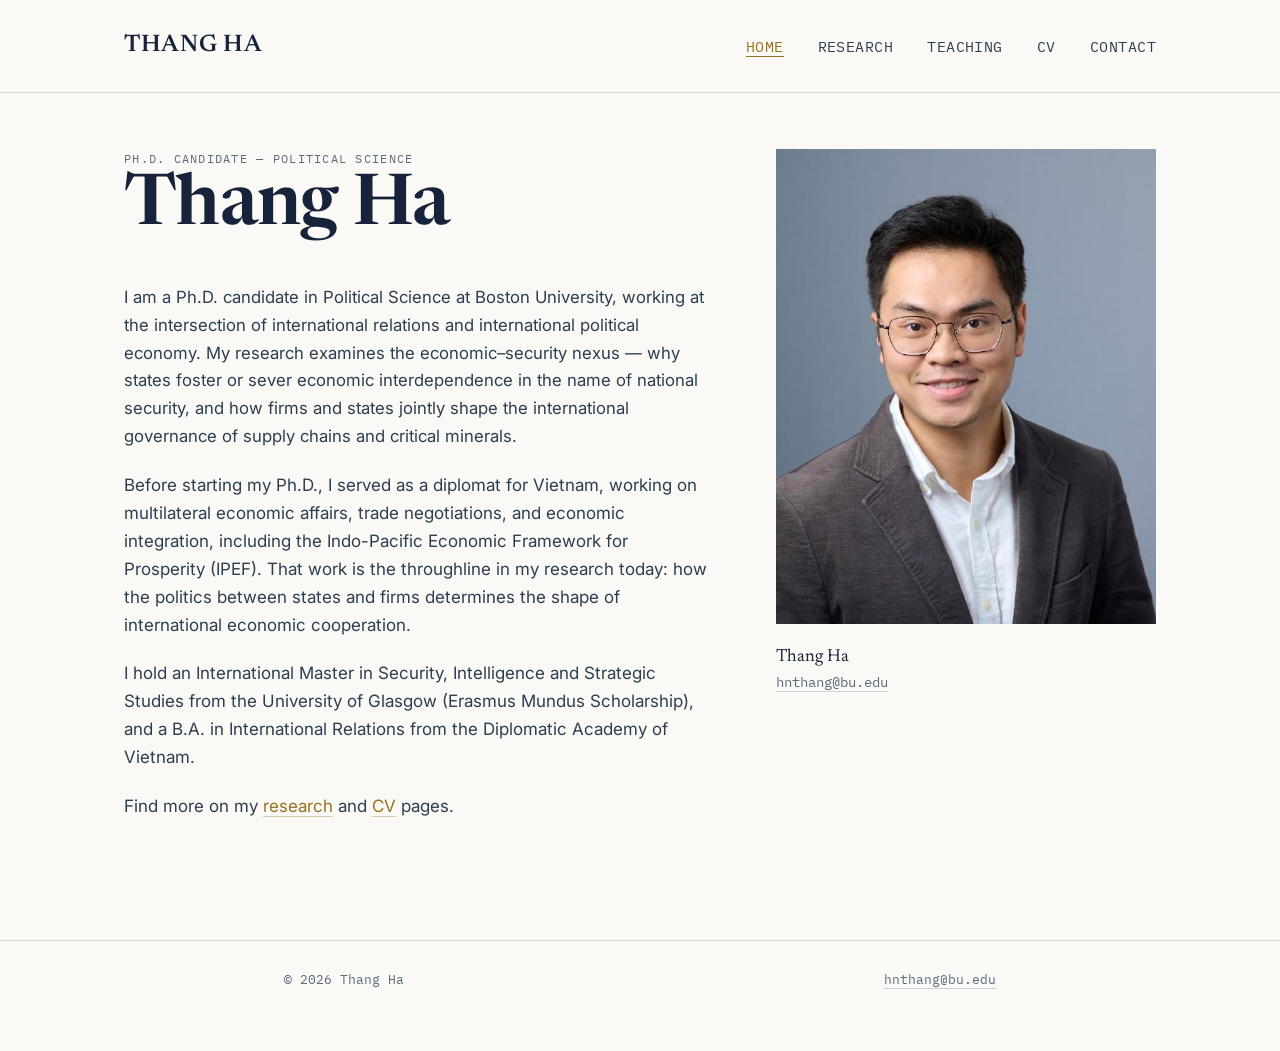
<file: index.html>
<!DOCTYPE html>
<html lang="en">
<head>
<meta charset="UTF-8">
<meta name="viewport" content="width=device-width, initial-scale=1">
<title>Thang Ha</title>
<meta name="description" content="Thang Ha — Ph.D. Candidate in Political Science, Boston University. Research on the economic–security nexus, trade, and international political economy.">
<link rel="stylesheet" href="style.css">
</head>
<body>

<nav class="site-nav">
  <div class="wrap">
    <a class="brand" href="index.html">Thang Ha</a>
    <button class="nav-toggle" aria-label="Menu">Menu</button>
    <ul>
      <li><a href="index.html" class="active">Home</a></li>
      <li><a href="research.html">Research</a></li>
      <li><a href="teaching.html">Teaching</a></li>
      <li><a href="cv.html">CV</a></li>
      <li><a href="contact.html">Contact</a></li>
    </ul>
  </div>
</nav>

<header class="hero">
  <div class="wrap hero-grid">
    <div class="bio-text">
      <div class="eyebrow">Ph.D. Candidate — Political Science</div>
      <h1>Thang Ha</h1>

      <p class="lede">
        I am a Ph.D. candidate in Political Science at Boston University, working at the
        intersection of international relations and international political economy. My
        research examines the economic&ndash;security nexus &mdash; why states foster or sever
        economic interdependence in the name of national security, and how firms and states
        jointly shape the international governance of supply chains and critical minerals.
      </p>
      <p>
        Before starting my Ph.D., I served as a diplomat for Vietnam, working on multilateral
        economic affairs, trade negotiations, and economic integration, including the
        Indo-Pacific Economic Framework for Prosperity (IPEF). That work is the throughline in
        my research today: how the politics between states and firms determines the shape of
        international economic cooperation.
      </p>
      <p>
        I hold an International Master in Security, Intelligence and Strategic Studies from the
        University of Glasgow (Erasmus Mundus Scholarship), and a B.A. in International Relations
        from the Diplomatic Academy of Vietnam.
      </p>
      <p>
        Find more on my <a href="research.html">research</a> and <a href="cv.html">CV</a> pages.
      </p>
    </div>

    <div class="bio-photo">
      <!-- Replace with your photo: put the file in /assets and update the src below -->
      <img class="headshot" src="assets/headshot.jpg" alt="Portrait of Thang Ha"
           onerror="this.classList.add('placeholder'); this.removeAttribute('src'); this.alt=''; this.insertAdjacentText('afterbegin','Add photo at assets/headshot.jpg');">
      <p class="signoff">
        Thang Ha<br>
        <a href="mailto:hnthang@bu.edu">hnthang@bu.edu</a>
      </p>
    </div>
  </div>
</header>

<footer>
  <div class="wrap">
    <span class="meta">&copy; 2026 Thang Ha</span>
    <span class="meta"><a href="mailto:hnthang@bu.edu">hnthang@bu.edu</a></span>
  </div>
</footer>

</body>
</html>
</file>
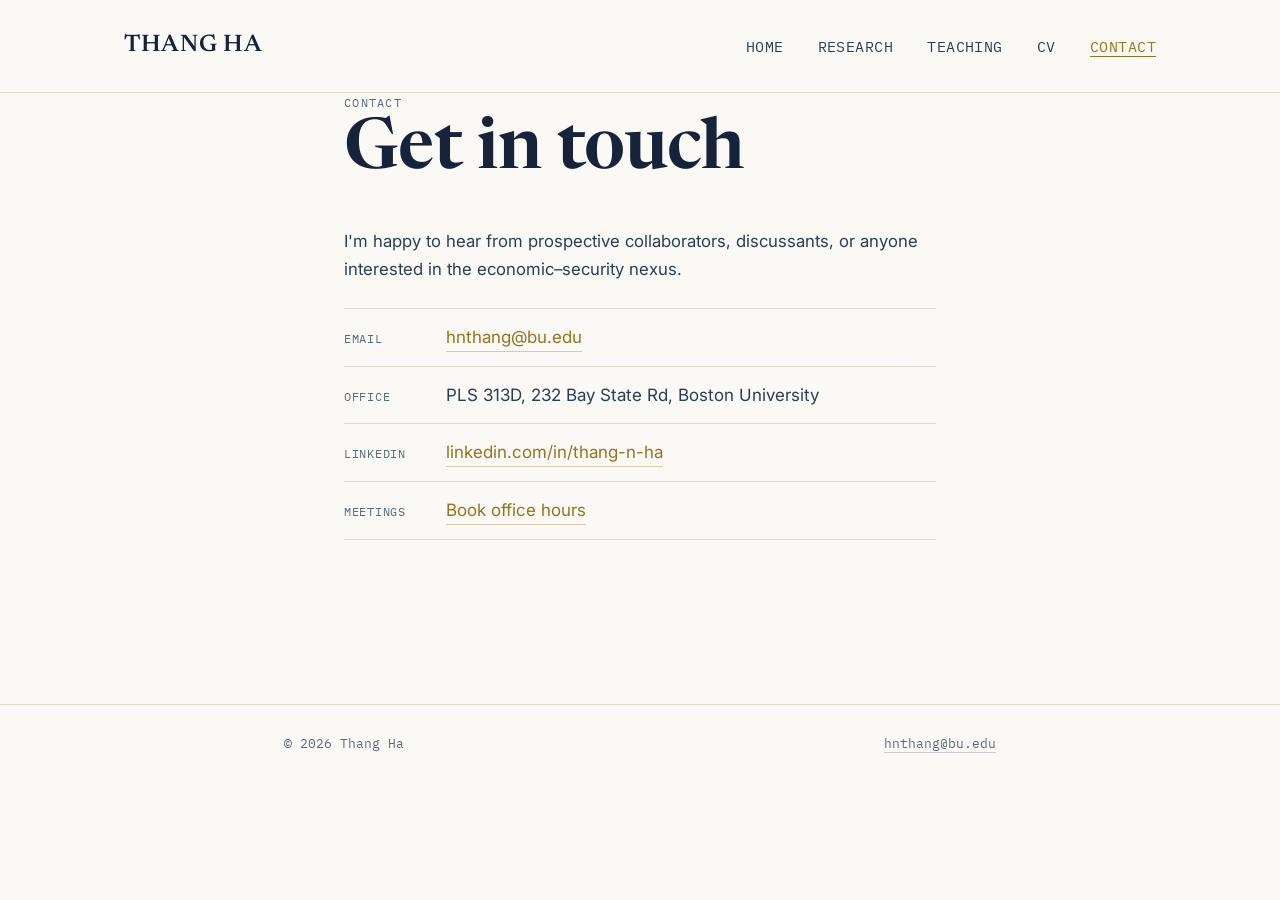
<file: contact.html>
<!DOCTYPE html>
<html lang="en">
<head>
<meta charset="UTF-8">
<meta name="viewport" content="width=device-width, initial-scale=1">
<title>Contact — Thang Ha</title>
<link rel="stylesheet" href="style.css">
</head>
<body>

<nav class="site-nav">
  <div class="wrap">
    <a class="brand" href="index.html">Thang Ha</a>
    <button class="nav-toggle" aria-label="Menu">Menu</button>
    <ul>
      <li><a href="index.html">Home</a></li>
      <li><a href="research.html">Research</a></li>
      <li><a href="teaching.html">Teaching</a></li>
      <li><a href="cv.html">CV</a></li>
      <li><a href="contact.html" class="active">Contact</a></li>
    </ul>
  </div>
</nav>

<main>
  <div class="wrap">
    <div class="eyebrow">Contact</div>
    <h1>Get in touch</h1>
    <p class="lede">
      I'm happy to hear from prospective collaborators, discussants, or anyone interested in
      the economic&ndash;security nexus.
    </p>

    <ul class="contact-list">
      <li><span class="label">Email</span> <a href="mailto:hnthang@bu.edu">hnthang@bu.edu</a></li>
      <li><span class="label">Office</span> <span>PLS 313D, 232 Bay State Rd, Boston University</span></li>
      <li><span class="label">LinkedIn</span> <a href="https://www.linkedin.com/in/thang-n-ha/" target="_blank" rel="noopener">linkedin.com/in/thang-n-ha</a></li>
      <li><span class="label">Meetings</span> <a href="https://calendly.com/hnthang-bu/15min" target="_blank" rel="noopener">Book office hours</a></li>
    </ul>
  </div>
</main>

<footer>
  <div class="wrap">
    <span class="meta">&copy; 2026 Thang Ha</span>
    <span class="meta"><a href="mailto:hnthang@bu.edu">hnthang@bu.edu</a></span>
  </div>
</footer>

</body>
</html>
</file>
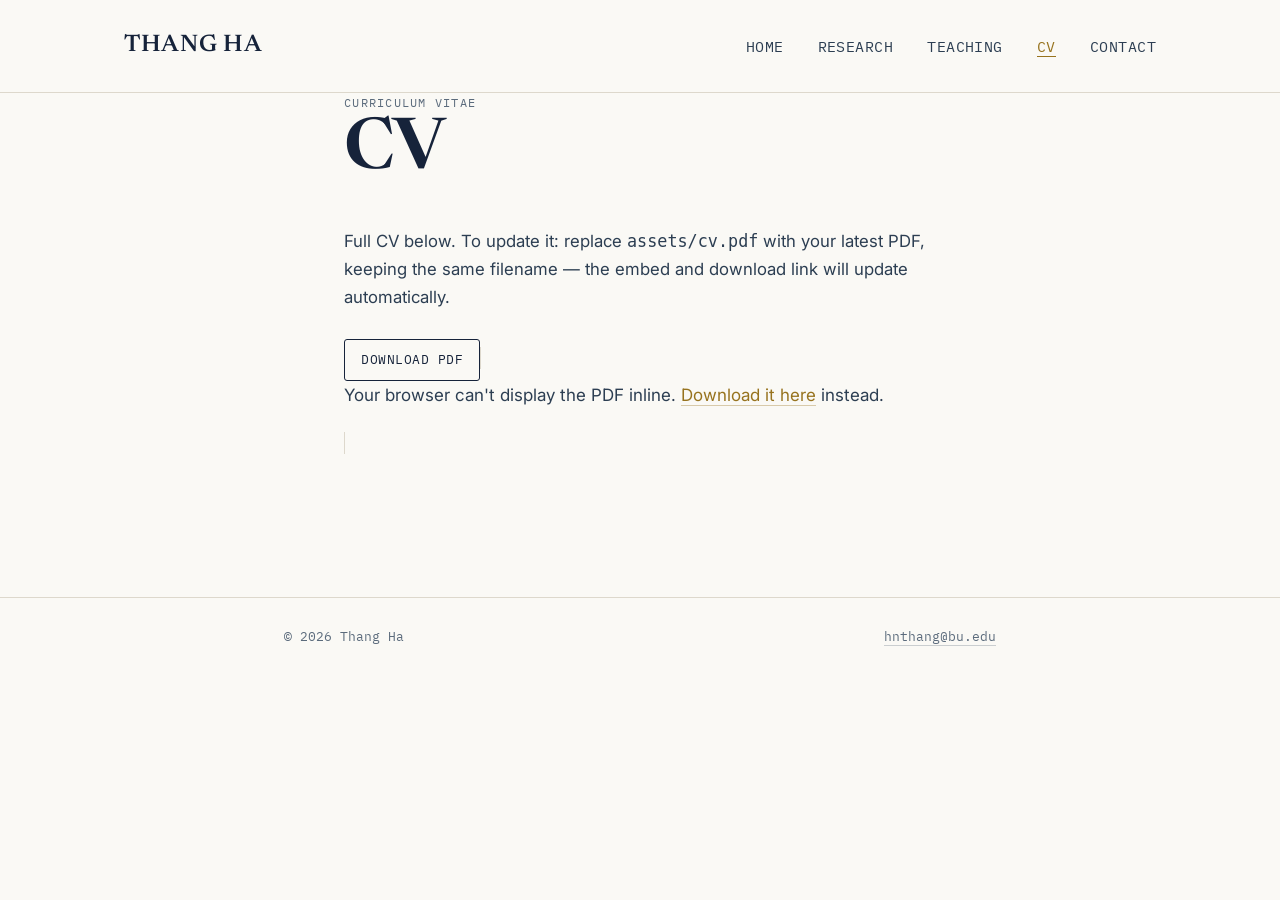
<file: cv.html>
<!DOCTYPE html>
<html lang="en">
<head>
<meta charset="UTF-8">
<meta name="viewport" content="width=device-width, initial-scale=1">
<title>CV — Thang Ha</title>
<link rel="stylesheet" href="style.css">
</head>
<body>

<nav class="site-nav">
  <div class="wrap">
    <a class="brand" href="index.html">Thang Ha</a>
    <button class="nav-toggle" aria-label="Menu">Menu</button>
    <ul>
      <li><a href="index.html">Home</a></li>
      <li><a href="research.html">Research</a></li>
      <li><a href="teaching.html">Teaching</a></li>
      <li><a href="cv.html" class="active">CV</a></li>
      <li><a href="contact.html">Contact</a></li>
    </ul>
  </div>
</nav>

<main>
  <div class="wrap">
    <div class="eyebrow">Curriculum Vitae</div>
    <h1>CV</h1>
    <p class="lede">
      Full CV below. To update it: replace <code>assets/cv.pdf</code> with your latest PDF,
      keeping the same filename &mdash; the embed and download link will update automatically.
    </p>

    <a class="download-btn" href="assets/cv.pdf" download>Download PDF</a>

    <object class="cv-embed" data="assets/cv.pdf" type="application/pdf">
      <p>Your browser can't display the PDF inline. <a href="assets/cv.pdf">Download it here</a> instead.</p>
    </object>
  </div>
</main>

<footer>
  <div class="wrap">
    <span class="meta">&copy; 2026 Thang Ha</span>
    <span class="meta"><a href="mailto:hnthang@bu.edu">hnthang@bu.edu</a></span>
  </div>
</footer>

</body>
</html>
</file>
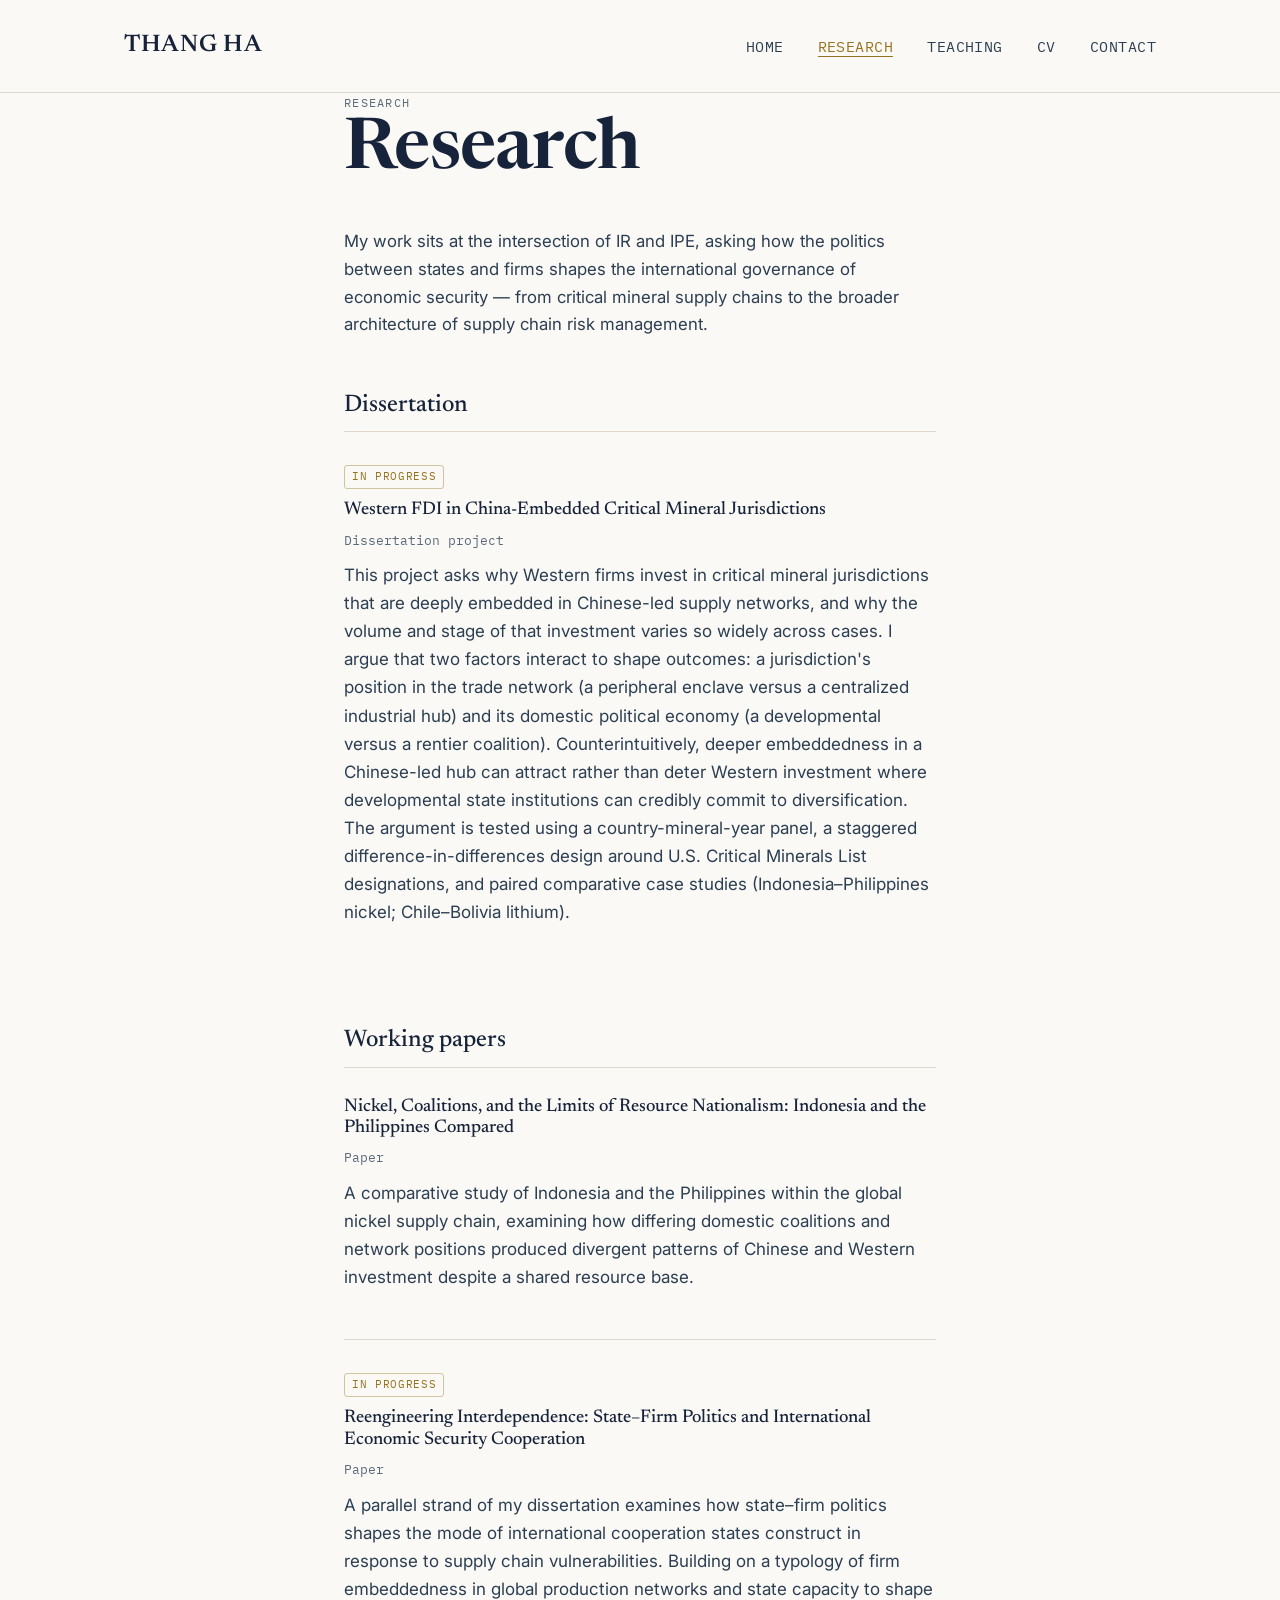
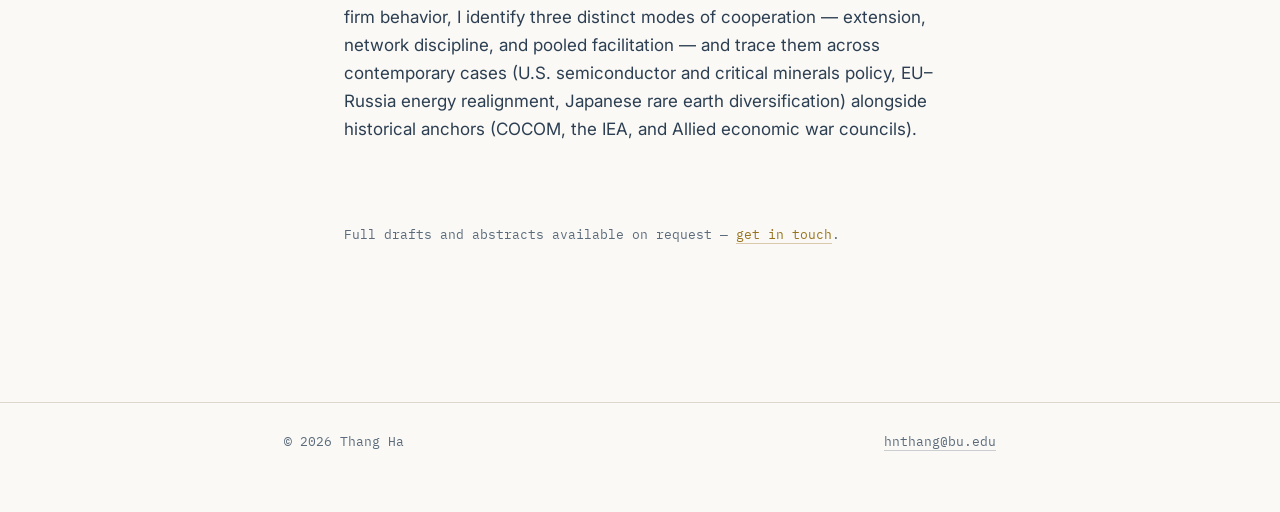
<file: research.html>
<!DOCTYPE html>
<html lang="en">
<head>
<meta charset="UTF-8">
<meta name="viewport" content="width=device-width, initial-scale=1">
<title>Research — Thang Ha</title>
<link rel="stylesheet" href="style.css">
</head>
<body>

<nav class="site-nav">
  <div class="wrap">
    <a class="brand" href="index.html">Thang Ha</a>
    <button class="nav-toggle" aria-label="Menu">Menu</button>
    <ul>
      <li><a href="index.html">Home</a></li>
      <li><a href="research.html" class="active">Research</a></li>
      <li><a href="teaching.html">Teaching</a></li>
      <li><a href="cv.html">CV</a></li>
      <li><a href="contact.html">Contact</a></li>
    </ul>
  </div>
</nav>

<main>
  <div class="wrap">
    <div class="eyebrow">Research</div>
    <h1>Research</h1>
    <p class="lede">
      My work sits at the intersection of IR and IPE, asking how the politics between states
      and firms shapes the international governance of economic security &mdash; from critical
      mineral supply chains to the broader architecture of supply chain risk management.
    </p>

    <h2>Dissertation</h2>

    <div class="entry">
      <span class="status">In progress</span>
      <h3>Western FDI in China-Embedded Critical Mineral Jurisdictions</h3>
      <p class="meta">Dissertation project</p>
      <p>
        This project asks why Western firms invest in critical mineral jurisdictions that are
        deeply embedded in Chinese-led supply networks, and why the volume and stage of that
        investment varies so widely across cases. I argue that two factors interact to shape
        outcomes: a jurisdiction's position in the trade network (a peripheral enclave versus a
        centralized industrial hub) and its domestic political economy (a developmental versus
        a rentier coalition). Counterintuitively, deeper embeddedness in a Chinese-led hub can
        attract rather than deter Western investment where developmental state institutions can
        credibly commit to diversification. The argument is tested using a country-mineral-year
        panel, a staggered difference-in-differences design around U.S. Critical Minerals List
        designations, and paired comparative case studies (Indonesia&ndash;Philippines nickel;
        Chile&ndash;Bolivia lithium).
      </p>
    </div>



    <h2>Working papers</h2>
    <div class="entry">
      <h3>Nickel, Coalitions, and the Limits of Resource Nationalism: Indonesia and the Philippines Compared</h3>
      <p class="meta">Paper</p>
      <p>
        A comparative study of Indonesia and the Philippines within the global nickel supply
        chain, examining how differing domestic coalitions and network positions produced
        divergent patterns of Chinese and Western investment despite a shared resource base.
      </p>
    </div>

    <div class="entry">
      <span class="status">In progress</span>
      <h3>Reengineering Interdependence: State&ndash;Firm Politics and International Economic Security Cooperation</h3>
      <p class="meta">Paper</p>
      <p>
        A parallel strand of my dissertation examines how state&ndash;firm politics shapes the
        mode of international cooperation states construct in response to supply chain
        vulnerabilities. Building on a typology of firm embeddedness in global production
        networks and state capacity to shape firm behavior, I identify three distinct modes of
        cooperation &mdash; extension, network discipline, and pooled facilitation &mdash; and
        trace them across contemporary cases (U.S. semiconductor and critical minerals policy,
        EU&ndash;Russia energy realignment, Japanese rare earth diversification) alongside
        historical anchors (COCOM, the IEA, and Allied economic war councils).
      </p>
    </div>
    
    <p class="meta" style="margin-top:2.5em;">
      Full drafts and abstracts available on request &mdash; <a href="mailto:hnthang@bu.edu">get in touch</a>.
    </p>
  </div>
</main>

<footer>
  <div class="wrap">
    <span class="meta">&copy; 2026 Thang Ha</span>
    <span class="meta"><a href="mailto:hnthang@bu.edu">hnthang@bu.edu</a></span>
  </div>
</footer>

</body>
</html>
</file>
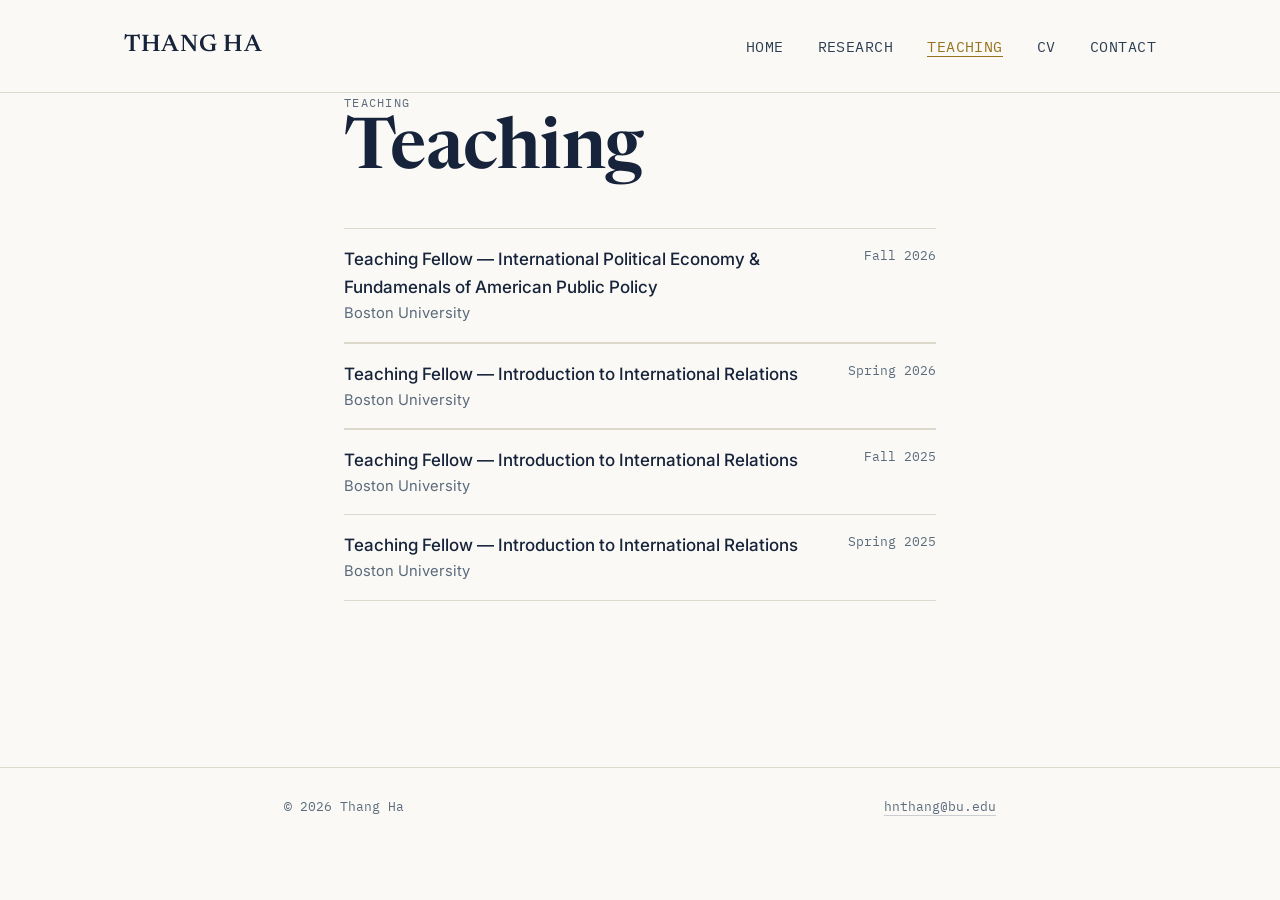
<file: teaching.html>
<!DOCTYPE html>
<html lang="en">
<head>
<meta charset="UTF-8">
<meta name="viewport" content="width=device-width, initial-scale=1">
<title>Teaching — Thang Ha</title>
<link rel="stylesheet" href="style.css">
</head>
<body>

<nav class="site-nav">
  <div class="wrap">
    <a class="brand" href="index.html">Thang Ha</a>
    <button class="nav-toggle" aria-label="Menu">Menu</button>
    <ul>
      <li><a href="index.html">Home</a></li>
      <li><a href="research.html">Research</a></li>
      <li><a href="teaching.html" class="active">Teaching</a></li>
      <li><a href="cv.html">CV</a></li>
      <li><a href="contact.html">Contact</a></li>
    </ul>
  </div>
</nav>

<main>
  <div class="wrap">
    <div class="eyebrow">Teaching</div>
    <h1>Teaching</h1>
    <p class="lede">
       
    </p>

     <div class="course-list">
      <div class="course">
        <div>
          <div class="role">Teaching Fellow &mdash; International Political Economy & Fundamenals of American Public Policy</div>
          <div class="where">Boston University</div>
        </div>
        <div class="when">Fall 2026</div>
      </div>
     <div class="course-list">
      <div class="course">
        <div>
          <div class="role">Teaching Fellow &mdash; Introduction to International Relations</div>
          <div class="where">Boston University</div>
        </div>
        <div class="when">Spring 2026</div>
      </div>
    <div class="course-list">
      <div class="course">
        <div>
          <div class="role">Teaching Fellow &mdash; Introduction to International Relations</div>
          <div class="where">Boston University</div>
        </div>
        <div class="when">Fall 2025</div>
      </div>
      <div class="course">
        <div>
          <div class="role">Teaching Fellow &mdash; Introduction to International Relations</div>
          <div class="where">Boston University</div>
        </div>
        <div class="when">Spring 2025</div>
      </div>
     
    </div>

    <p class="meta" style="margin-top:2em;">
      
    </p>
  </div>
</main>

<footer>
  <div class="wrap">
    <span class="meta">&copy; 2026 Thang Ha</span>
    <span class="meta"><a href="mailto:hnthang@bu.edu">hnthang@bu.edu</a></span>
  </div>
</footer>

</body>
</html>
</file>
<file: style.css>
/* ============================================================
   Thang Ha — personal site
   Design tokens
   ============================================================ */

@import url('https://fonts.googleapis.com/css2?family=Newsreader:ital,opsz,wght@0,6..72,400;0,6..72,500;0,6..72,600;1,6..72,400&family=Inter:wght@400;500;600&family=IBM+Plex+Mono:wght@400;500&display=swap');

:root {
  --ink: #16233A;       /* primary text, headings */
  --ink-soft: #2C3E52;  /* body text */
  --slate: #5B6B7C;     /* secondary / meta text */
  --paper: #FAF9F5;     /* page background */
  --paper-raised: #F2EFE6; /* card / panel background */
  --gold: #97731E;      /* accent — links, marks */
  --gold-soft: #B8912F; /* accent, lighter (motif lines) */
  --line: #DDD8CC;      /* hairline rules */

  --font-display: 'Newsreader', Georgia, serif;
  --font-body: 'Inter', -apple-system, BlinkMacSystemFont, sans-serif;
  --font-mono: 'IBM Plex Mono', 'Courier New', monospace;

  --measure: 640px;
  --nav-height: 72px;
}

* { box-sizing: border-box; }

html {
  scroll-behavior: smooth;
}

body {
  margin: 0;
  background: var(--paper);
  color: var(--ink-soft);
  font-family: var(--font-body);
  font-size: 17px;
  line-height: 1.65;
  -webkit-font-smoothing: antialiased;
}

a {
  color: var(--gold);
  text-decoration: none;
  border-bottom: 1px solid rgba(151, 115, 30, 0.35);
  transition: border-color 0.15s ease, color 0.15s ease;
}

a:hover,
a:focus-visible {
  border-bottom-color: var(--gold);
}

a:focus-visible,
button:focus-visible {
  outline: 2px solid var(--gold);
  outline-offset: 3px;
}

h1, h2, h3 {
  font-family: var(--font-display);
  color: var(--ink);
  font-weight: 500;
  line-height: 1.15;
  margin: 0 0 0.5em;
}

h1 { font-size: clamp(2.8rem, 5.5vw, 4.4rem); font-weight: 600; letter-spacing: -0.01em; }
h2 { font-size: 1.5rem; margin-top: 2.2em; }
h3 { font-size: 1.15rem; margin-top: 1.6em; }

p { margin: 0 0 1.2em; }

.eyebrow {
  font-family: var(--font-mono);
  font-size: 0.72rem;
  letter-spacing: 0.11em;
  text-transform: uppercase;
  color: var(--slate);
}

.meta {
  font-family: var(--font-mono);
  font-size: 0.82rem;
  color: var(--slate);
}

/* ---------- layout shell ---------- */

.wrap {
  max-width: var(--measure);
  margin: 0 auto;
  padding: 0 24px;
}

/* ---------- nav ---------- */

.site-nav {
  border-bottom: 1px solid var(--line);
  background: var(--paper);
  position: sticky;
  top: 0;
  z-index: 10;
}

.site-nav .wrap {
  max-width: 1080px;
  height: 92px;
  display: flex;
  align-items: center;
  justify-content: space-between;
}

.site-nav .brand {
  font-family: var(--font-display);
  font-size: 1.5rem;
  font-weight: 600;
  color: var(--ink);
  border-bottom: none;
}

.site-nav ul {
  list-style: none;
  display: flex;
  gap: 34px;
  margin: 0;
  padding: 0;
}

.site-nav a {
  font-family: var(--font-mono);
  font-size: 0.95rem;
  letter-spacing: 0.03em;
  text-transform: uppercase;
  color: var(--ink-soft);
  border-bottom: 1px solid transparent;
}

.site-nav a:hover,
.site-nav a.active {
  color: var(--gold);
  border-bottom-color: var(--gold);
}

.nav-toggle { display: none; }

/* ---------- hero / header motif ---------- */

.hero {
  position: relative;
  padding: 56px 0 60px;
}

.hero .wrap {
  max-width: 1080px;
  margin: 0 auto;
  padding: 0 24px;
}

.hero-grid {
  display: grid;
  grid-template-columns: minmax(0, 1fr) 380px;
  gap: 64px;
  align-items: start;
}

.bio-text .lede { font-size: 1.05rem; }

.headshot {
  display: block;
  width: 100%;
  height: auto;
  aspect-ratio: 4 / 5;
  object-fit: cover;
  background: var(--paper-raised);
}

.headshot.placeholder {
  display: flex;
  align-items: center;
  justify-content: center;
  font-family: var(--font-mono);
  font-size: 0.75rem;
  color: var(--slate);
  text-align: center;
  padding: 8px;
  border: 1px solid var(--line);
}

.signoff {
  font-family: var(--font-display);
  font-size: 1.1rem;
  color: var(--ink);
  line-height: 1.5;
  margin: 20px 0 0;
}

.signoff a {
  font-family: var(--font-mono);
  font-size: 0.85rem;
  color: var(--slate);
  border-bottom-color: rgba(91,107,124,0.3);
}

/* ---------- main content ---------- */

main {
  max-width: 760px;
  margin: 0 auto;
  padding: 0 0 100px;
}

main .wrap { padding: 0 24px; }

.lede {
  font-size: 1.05rem;
  color: var(--ink-soft);
}

/* ---------- research entries ---------- */

.entry {
  border-top: 1px solid var(--line);
  padding: 28px 0;
}

.entry:first-of-type { border-top: none; padding-top: 0; }

.entry h3 { margin-top: 0; }

.entry .meta { margin-bottom: 10px; }

.entry .status {
  display: inline-block;
  font-family: var(--font-mono);
  font-size: 0.68rem;
  letter-spacing: 0.06em;
  text-transform: uppercase;
  color: var(--gold);
  border: 1px solid rgba(151, 115, 30, 0.4);
  border-radius: 3px;
  padding: 2px 7px;
  margin-bottom: 10px;
}

/* ---------- teaching table ---------- */

.course-list {
  border-top: 1px solid var(--line);
}

.course {
  display: flex;
  justify-content: space-between;
  gap: 16px;
  padding: 16px 0;
  border-bottom: 1px solid var(--line);
}

.course .role { color: var(--ink); font-weight: 500; }
.course .where { color: var(--slate); font-size: 0.92rem; }
.course .when {
  font-family: var(--font-mono);
  font-size: 0.82rem;
  color: var(--slate);
  white-space: nowrap;
}

/* ---------- contact ---------- */

.contact-list {
  list-style: none;
  padding: 0;
  margin: 24px 0;
  border-top: 1px solid var(--line);
}

.contact-list li {
  border-bottom: 1px solid var(--line);
  padding: 14px 0;
  display: flex;
  gap: 12px;
  align-items: baseline;
}

.contact-list .label {
  font-family: var(--font-mono);
  font-size: 0.75rem;
  text-transform: uppercase;
  letter-spacing: 0.06em;
  color: var(--slate);
  width: 90px;
  flex-shrink: 0;
}

/* ---------- cv page ---------- */

.cv-embed {
  border: 1px solid var(--line);
  height: 80vh;
  margin-top: 20px;
}

.download-btn {
  display: inline-block;
  font-family: var(--font-mono);
  font-size: 0.8rem;
  letter-spacing: 0.04em;
  text-transform: uppercase;
  color: var(--ink);
  border: 1px solid var(--ink);
  padding: 9px 16px;
  border-bottom: 1px solid var(--ink);
  border-radius: 3px;
  margin-top: 8px;
}

.download-btn:hover {
  background: var(--ink);
  color: var(--paper);
}

/* ---------- footer ---------- */

footer {
  border-top: 1px solid var(--line);
  margin-top: 40px;
  padding: 28px 0 60px;
}

footer .wrap {
  max-width: 760px;
  display: flex;
  justify-content: space-between;
  align-items: center;
  flex-wrap: wrap;
  gap: 10px;
}

footer .meta a { color: var(--slate); border-bottom-color: rgba(91,107,124,0.3); }

/* ---------- responsive ---------- */

@media (max-width: 620px) {
  .site-nav ul { gap: 16px; }
  .site-nav a { font-size: 0.72rem; }
  .hero-grid { grid-template-columns: 1fr; gap: 32px; }
  .bio-photo { max-width: 320px; }
  .course { flex-direction: column; gap: 4px; }
}

@media (prefers-reduced-motion: reduce) {
  html { scroll-behavior: auto; }
  * { transition: none !important; }
}
</file>
